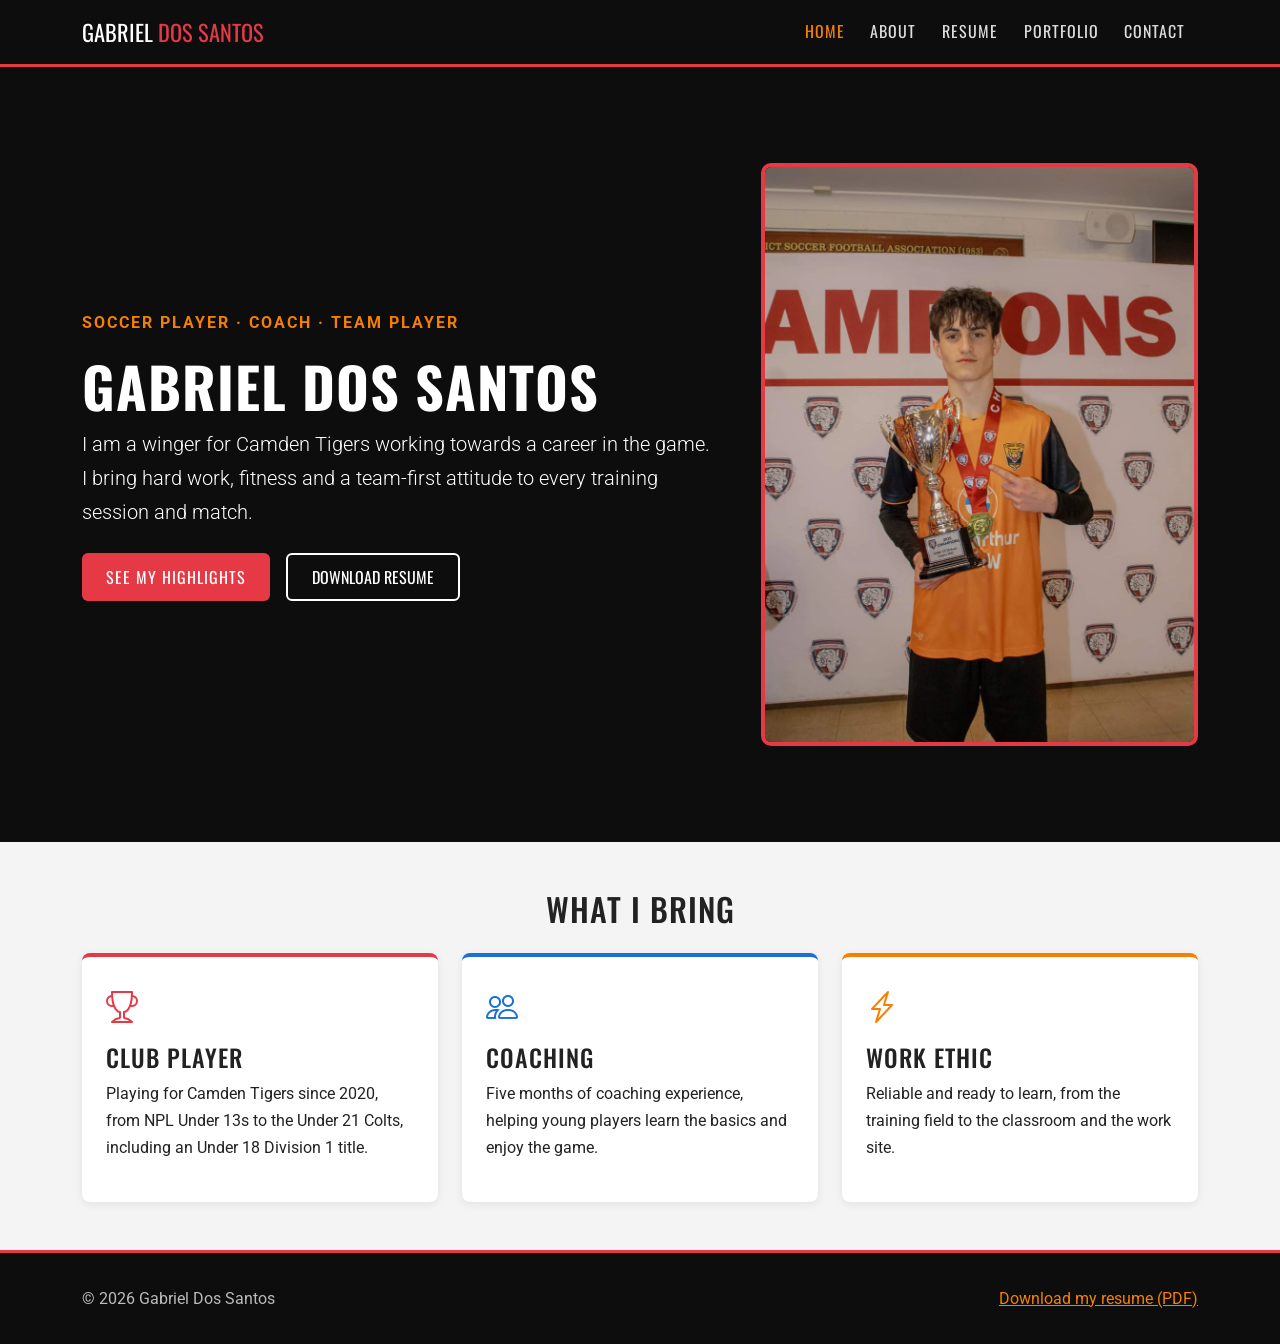
<file: index.html>
<!doctype html>
<html lang="en">
<head>
  <meta charset="utf-8">
  <meta name="viewport" content="width=device-width, initial-scale=1">
  <meta name="description" content="Gabriel Dos Santos - soccer player portfolio and resume">
  <meta name="author" content="Gabriel Dos Santos">
  <title>Gabriel Dos Santos | Home</title>

  <link rel="icon" type="image/png" href="img/favicon.png">

  <!-- Google Fonts: Oswald for headings, Roboto for body text -->
  <link rel="preconnect" href="https://fonts.googleapis.com">
  <link rel="preconnect" href="https://fonts.gstatic.com" crossorigin>
  <link href="https://fonts.googleapis.com/css2?family=Oswald:wght@500;700&family=Roboto:wght@400;700&display=swap" rel="stylesheet">

  <!-- Bootstrap and Bootstrap Icons -->
  <link rel="stylesheet" href="https://cdn.jsdelivr.net/npm/bootstrap-icons@1.11.3/font/bootstrap-icons.css">
  <link href="https://cdn.jsdelivr.net/npm/bootstrap@5.3.8/dist/css/bootstrap.min.css" rel="stylesheet">

  <!-- My CSS goes last -->
  <link href="css/style.css" rel="stylesheet">
</head>
<body>
<a class="skip-link" href="#maincontent">Skip to main content</a>

<!-- ===== NAVIGATION ===== -->
<nav class="navbar navbar-expand-lg sticky-top site-nav" aria-label="Main navigation">
  <div class="container">
    <a class="navbar-brand" href="index.html">Gabriel <span>Dos Santos</span></a>

    <button class="navbar-toggler" type="button" data-bs-toggle="collapse" data-bs-target="#mainNav"
            aria-controls="mainNav" aria-expanded="false" aria-label="Toggle navigation">
      <span class="navbar-toggler-icon"></span>
    </button>

    <div class="collapse navbar-collapse" id="mainNav">
      <ul class="navbar-nav ms-auto">
        <li class="nav-item"><a class="nav-link active" href="index.html" aria-current="page">Home</a></li>
        <li class="nav-item"><a class="nav-link" href="about.html">About</a></li>
        <li class="nav-item"><a class="nav-link" href="resume.html">Resume</a></li>
        <li class="nav-item"><a class="nav-link" href="portfolio.html">Portfolio</a></li>
        <li class="nav-item"><a class="nav-link" href="contact.html">Contact</a></li>
      </ul>
    </div>
  </div>
</nav>

<main id="maincontent">

  <!-- ===== HERO ===== -->
  <section class="hero">
    <div class="container">
      <div class="row align-items-center g-5">
        <div class="col-lg-7">
          <p class="tagline">Soccer Player &middot; Coach &middot; Team Player</p>
          <h1>Gabriel Dos Santos</h1>
          <p class="lead">I am a winger for Camden Tigers working towards a career in the game. I bring hard work, fitness and a team-first attitude to every training session and match.</p>
          <div class="d-flex flex-wrap gap-3 mt-4 justify-content-center justify-content-lg-start">
            <a class="btn btn-main" href="portfolio.html">See my highlights</a>
            <a class="btn btn-outline" href="pdf/gabriel_dossantos_resume.pdf" download>Download resume</a>
          </div>
        </div>
        <div class="col-lg-5 text-center">
          <img src="img/hero.jpg" class="img-fluid hero-img" alt="Gabriel Dos Santos holding the 2025 championship trophy" width="900" height="1207">
        </div>
      </div>
    </div>
  </section>

  <!-- ===== THREE INFO CARDS ===== -->
  <section class="container my-5">
    <h2 class="text-center mb-4">What I Bring</h2>
    <div class="row g-4">
      <div class="col-md-4">
        <article class="info-card">
          <i class="bi bi-trophy card-icon" aria-hidden="true"></i>
          <h3 class="h4 mt-2">Club Player</h3>
          <p>Playing for Camden Tigers since 2020, from NPL Under 13s to the Under 21 Colts, including an Under 18 Division 1 title.</p>
        </article>
      </div>
      <div class="col-md-4">
        <article class="info-card blue">
          <i class="bi bi-people card-icon" aria-hidden="true"></i>
          <h3 class="h4 mt-2">Coaching</h3>
          <p>Five months of coaching experience, helping young players learn the basics and enjoy the game.</p>
        </article>
      </div>
      <div class="col-md-4">
        <article class="info-card orange">
          <i class="bi bi-lightning-charge card-icon" aria-hidden="true"></i>
          <h3 class="h4 mt-2">Work Ethic</h3>
          <p>Reliable and ready to learn, from the training field to the classroom and the work site.</p>
        </article>
      </div>
    </div>
  </section>

</main>

<!-- ===== FOOTER ===== -->
<footer class="site-footer">
  <div class="container d-flex flex-column flex-md-row justify-content-between gap-2">
    <p class="mb-0">&copy; <span id="year">2026</span> Gabriel Dos Santos</p>
    <p class="mb-0"><a href="pdf/gabriel_dossantos_resume.pdf" download>Download my resume (PDF)</a></p>
  </div>
</footer>

<script src="https://cdn.jsdelivr.net/npm/bootstrap@5.3.8/dist/js/bootstrap.bundle.min.js"></script>
<script src="js/script.js"></script>
</body>
</html>
</file>
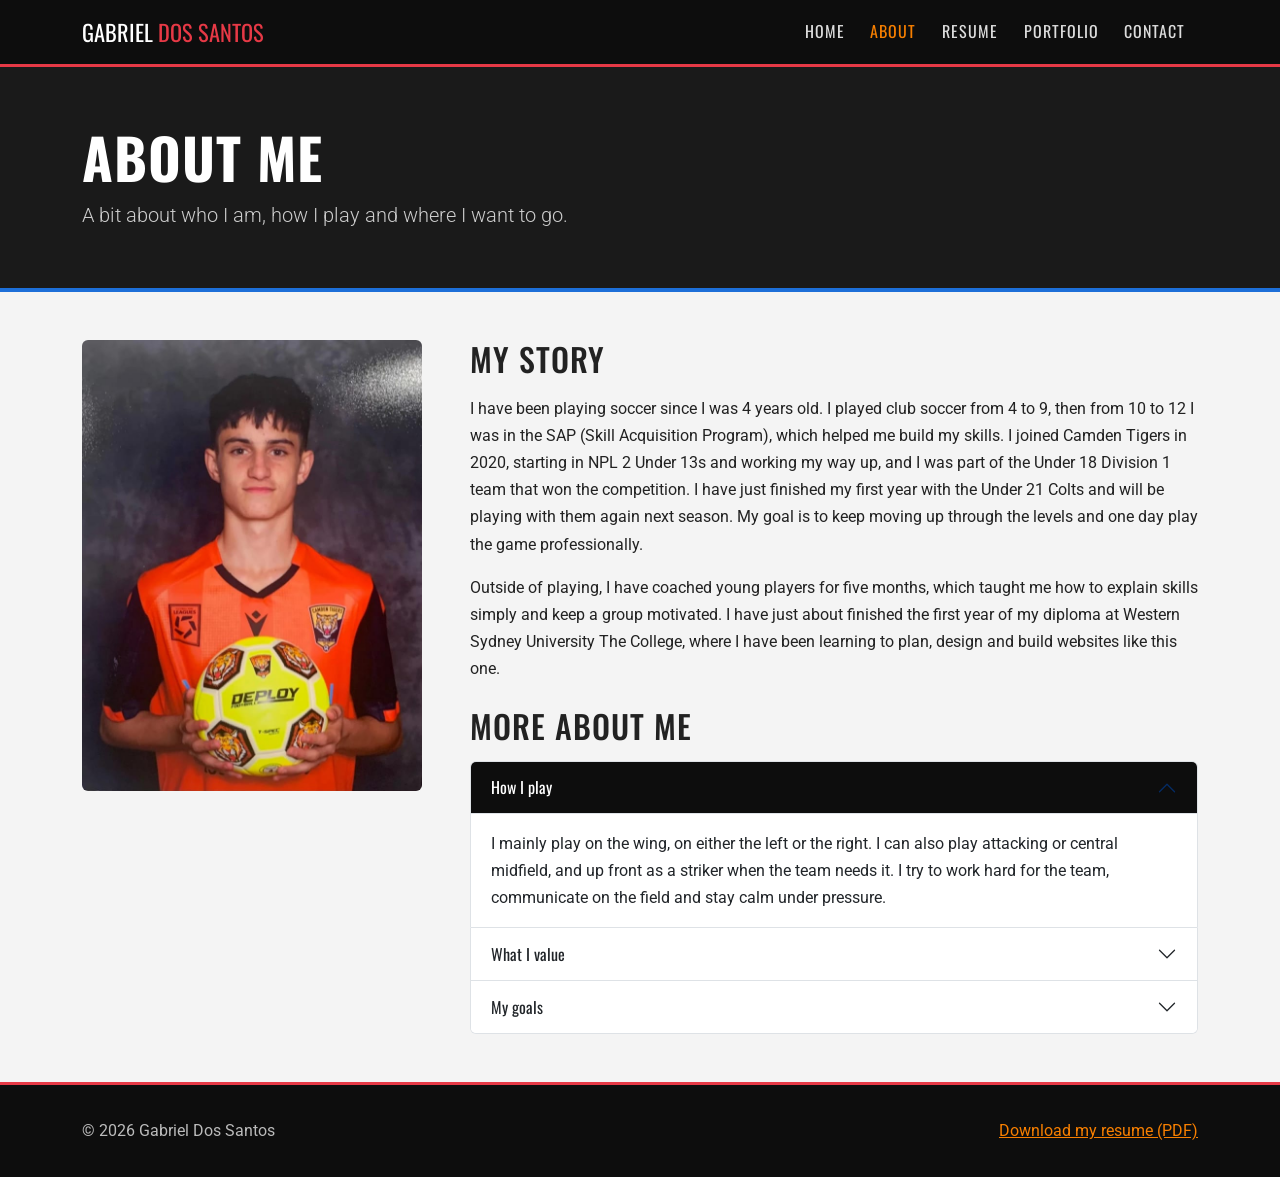
<file: about.html>
<!doctype html>
<html lang="en">
<head>
  <meta charset="utf-8">
  <meta name="viewport" content="width=device-width, initial-scale=1">
  <meta name="description" content="About Gabriel Dos Santos, club soccer player and junior coach">
  <meta name="author" content="Gabriel Dos Santos">
  <title>Gabriel Dos Santos | About</title>

  <link rel="icon" type="image/png" href="img/favicon.png">

  <!-- Google Fonts: Oswald for headings, Roboto for body text -->
  <link rel="preconnect" href="https://fonts.googleapis.com">
  <link rel="preconnect" href="https://fonts.gstatic.com" crossorigin>
  <link href="https://fonts.googleapis.com/css2?family=Oswald:wght@500;700&family=Roboto:wght@400;700&display=swap" rel="stylesheet">

  <!-- Bootstrap and Bootstrap Icons -->
  <link rel="stylesheet" href="https://cdn.jsdelivr.net/npm/bootstrap-icons@1.11.3/font/bootstrap-icons.css">
  <link href="https://cdn.jsdelivr.net/npm/bootstrap@5.3.8/dist/css/bootstrap.min.css" rel="stylesheet">

  <!-- My CSS goes last -->
  <link href="css/style.css" rel="stylesheet">
</head>
<body>
<a class="skip-link" href="#maincontent">Skip to main content</a>

<!-- ===== NAVIGATION ===== -->
<nav class="navbar navbar-expand-lg sticky-top site-nav" aria-label="Main navigation">
  <div class="container">
    <a class="navbar-brand" href="index.html">Gabriel <span>Dos Santos</span></a>

    <button class="navbar-toggler" type="button" data-bs-toggle="collapse" data-bs-target="#mainNav"
            aria-controls="mainNav" aria-expanded="false" aria-label="Toggle navigation">
      <span class="navbar-toggler-icon"></span>
    </button>

    <div class="collapse navbar-collapse" id="mainNav">
      <ul class="navbar-nav ms-auto">
        <li class="nav-item"><a class="nav-link" href="index.html">Home</a></li>
        <li class="nav-item"><a class="nav-link active" href="about.html" aria-current="page">About</a></li>
        <li class="nav-item"><a class="nav-link" href="resume.html">Resume</a></li>
        <li class="nav-item"><a class="nav-link" href="portfolio.html">Portfolio</a></li>
        <li class="nav-item"><a class="nav-link" href="contact.html">Contact</a></li>
      </ul>
    </div>
  </div>
</nav>

<main id="maincontent">

  <header class="page-header">
    <div class="container">
      <h1>About Me</h1>
      <p class="lead mb-0">A bit about who I am, how I play and where I want to go.</p>
    </div>
  </header>

  <div class="container my-5">
    <div class="row g-5 align-items-start">

      <!-- photo column -->
      <div class="col-lg-4">
        <img src="img/profile.jpg" class="img-fluid rounded mb-3" alt="Portrait of Gabriel Dos Santos in his Camden Tigers kit" width="700" height="928">
      </div>

      <!-- text column -->
      <div class="col-lg-8">
        <section>
          <h2>My Story</h2>
          <p>I have been playing soccer since I was 4 years old. I played club soccer from 4 to 9, then from 10 to 12 I was in the SAP (Skill Acquisition Program), which helped me build my skills. I joined Camden Tigers in 2020, starting in NPL 2 Under 13s and working my way up, and I was part of the Under 18 Division 1 team that won the competition. I have just finished my first year with the Under 21 Colts and will be playing with them again next season. My goal is to keep moving up through the levels and one day play the game professionally.</p>
          <p>Outside of playing, I have coached young players for five months, which taught me how to explain skills simply and keep a group motivated. I have just about finished the first year of my diploma at Western Sydney University The College, where I have been learning to plan, design and build websites like this one.</p>
        </section>

        <!-- Accordion so the page doesn't get too long -->
        <section class="mt-4">
          <h2>More About Me</h2>
          <div class="accordion" id="aboutAccordion">

            <div class="accordion-item">
              <h3 class="accordion-header">
                <button class="accordion-button" type="button" data-bs-toggle="collapse" data-bs-target="#aboutOne"
                        aria-expanded="true" aria-controls="aboutOne">
                  How I play
                </button>
              </h3>
              <div id="aboutOne" class="accordion-collapse collapse show" data-bs-parent="#aboutAccordion">
                <div class="accordion-body">
                  I mainly play on the wing, on either the left or the right. I can also play attacking or central midfield, and up front as a striker when the team needs it. I try to work hard for the team, communicate on the field and stay calm under pressure.
                </div>
              </div>
            </div>

            <div class="accordion-item">
              <h3 class="accordion-header">
                <button class="accordion-button collapsed" type="button" data-bs-toggle="collapse" data-bs-target="#aboutTwo"
                        aria-expanded="false" aria-controls="aboutTwo">
                  What I value
                </button>
              </h3>
              <div id="aboutTwo" class="accordion-collapse collapse" data-bs-parent="#aboutAccordion">
                <div class="accordion-body">
                  <ul class="mb-0">
                    <li>Teamwork and respect for teammates and coaches</li>
                    <li>Turning up on time and giving full effort</li>
                    <li>Listening to feedback and getting better</li>
                  </ul>
                </div>
              </div>
            </div>

            <div class="accordion-item">
              <h3 class="accordion-header">
                <button class="accordion-button collapsed" type="button" data-bs-toggle="collapse" data-bs-target="#aboutThree"
                        aria-expanded="false" aria-controls="aboutThree">
                  My goals
                </button>
              </h3>
              <div id="aboutThree" class="accordion-collapse collapse" data-bs-parent="#aboutAccordion">
                <div class="accordion-body">
                  In the short term I want to earn a spot in a higher-level squad. Long term, I want to play professionally and keep coaching young players along the way.
                </div>
              </div>
            </div>

          </div>
        </section>
      </div>

    </div>
  </div>
</main>

<!-- ===== FOOTER ===== -->
<footer class="site-footer">
  <div class="container d-flex flex-column flex-md-row justify-content-between gap-2">
    <p class="mb-0">&copy; <span id="year">2026</span> Gabriel Dos Santos</p>
    <p class="mb-0"><a href="pdf/gabriel_dossantos_resume.pdf" download>Download my resume (PDF)</a></p>
  </div>
</footer>

<script src="https://cdn.jsdelivr.net/npm/bootstrap@5.3.8/dist/js/bootstrap.bundle.min.js"></script>
<script src="js/script.js"></script>
</body>
</html>
</file>
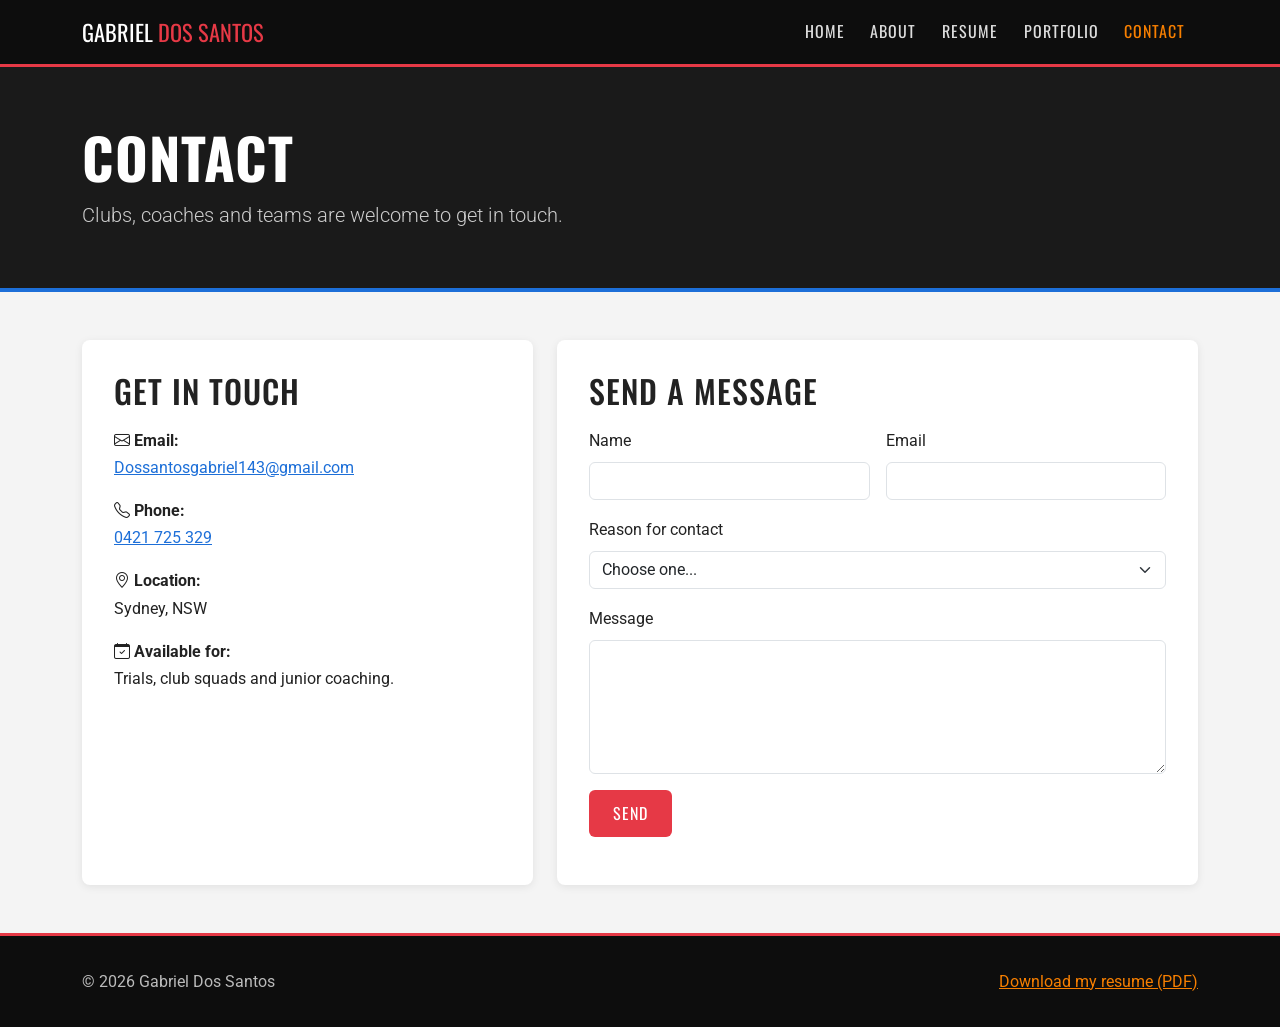
<file: contact.html>
<!doctype html>
<html lang="en">
<head>
  <meta charset="utf-8">
  <meta name="viewport" content="width=device-width, initial-scale=1">
  <meta name="description" content="Contact Gabriel Dos Santos">
  <meta name="author" content="Gabriel Dos Santos">
  <title>Gabriel Dos Santos | Contact</title>

  <link rel="icon" type="image/png" href="img/favicon.png">

  <!-- Google Fonts: Oswald for headings, Roboto for body text -->
  <link rel="preconnect" href="https://fonts.googleapis.com">
  <link rel="preconnect" href="https://fonts.gstatic.com" crossorigin>
  <link href="https://fonts.googleapis.com/css2?family=Oswald:wght@500;700&family=Roboto:wght@400;700&display=swap" rel="stylesheet">

  <!-- Bootstrap and Bootstrap Icons -->
  <link rel="stylesheet" href="https://cdn.jsdelivr.net/npm/bootstrap-icons@1.11.3/font/bootstrap-icons.css">
  <link href="https://cdn.jsdelivr.net/npm/bootstrap@5.3.8/dist/css/bootstrap.min.css" rel="stylesheet">

  <!-- My CSS goes last -->
  <link href="css/style.css" rel="stylesheet">
</head>
<body>
<a class="skip-link" href="#maincontent">Skip to main content</a>

<!-- ===== NAVIGATION ===== -->
<nav class="navbar navbar-expand-lg sticky-top site-nav" aria-label="Main navigation">
  <div class="container">
    <a class="navbar-brand" href="index.html">Gabriel <span>Dos Santos</span></a>

    <button class="navbar-toggler" type="button" data-bs-toggle="collapse" data-bs-target="#mainNav"
            aria-controls="mainNav" aria-expanded="false" aria-label="Toggle navigation">
      <span class="navbar-toggler-icon"></span>
    </button>

    <div class="collapse navbar-collapse" id="mainNav">
      <ul class="navbar-nav ms-auto">
        <li class="nav-item"><a class="nav-link" href="index.html">Home</a></li>
        <li class="nav-item"><a class="nav-link" href="about.html">About</a></li>
        <li class="nav-item"><a class="nav-link" href="resume.html">Resume</a></li>
        <li class="nav-item"><a class="nav-link" href="portfolio.html">Portfolio</a></li>
        <li class="nav-item"><a class="nav-link active" href="contact.html" aria-current="page">Contact</a></li>
      </ul>
    </div>
  </div>
</nav>

<main id="maincontent">

  <header class="page-header">
    <div class="container">
      <h1>Contact</h1>
      <p class="lead mb-0">Clubs, coaches and teams are welcome to get in touch.</p>
    </div>
  </header>

  <div class="container my-5">
    <div class="row g-4">

      <!-- contact details -->
      <section class="col-lg-5">
        <div class="contact-box h-100">
          <h2>Get In Touch</h2>
          <p><i class="bi bi-envelope" aria-hidden="true"></i> <strong>Email:</strong><br>
            <a href="mailto:Dossantosgabriel143@gmail.com">Dossantosgabriel143@gmail.com</a></p>
          <p><i class="bi bi-telephone" aria-hidden="true"></i> <strong>Phone:</strong><br>
            <a href="tel:0421725329">0421 725 329</a></p>
          <p><i class="bi bi-geo-alt" aria-hidden="true"></i> <strong>Location:</strong><br>Sydney, NSW</p>
          <p class="mb-0"><i class="bi bi-calendar-check" aria-hidden="true"></i> <strong>Available for:</strong><br>Trials, club squads and junior coaching.</p>
        </div>
      </section>

      <!-- contact form (Bootstrap validation). Messages go to my email through FormSubmit -->
      <section class="col-lg-7">
        <form class="contact-box needs-validation" novalidate>
          <h2>Send A Message</h2>

          <div class="row g-3">
            <div class="col-md-6">
              <label for="name" class="form-label">Name</label>
              <input type="text" class="form-control" id="name" name="name" required>
              <div class="invalid-feedback">Please enter your name.</div>
            </div>

            <div class="col-md-6">
              <label for="email" class="form-label">Email</label>
              <input type="email" class="form-control" id="email" name="email" required>
              <div class="invalid-feedback">Please enter a valid email.</div>
            </div>

            <div class="col-12">
              <label for="reason" class="form-label">Reason for contact</label>
              <select class="form-select" id="reason" name="reason" required>
                <option value="">Choose one...</option>
                <option>Trial or squad offer</option>
                <option>Coaching</option>
                <option>Other</option>
              </select>
              <div class="invalid-feedback">Please choose a reason.</div>
            </div>

            <div class="col-12">
              <label for="message" class="form-label">Message</label>
              <textarea class="form-control" id="message" name="message" rows="5" required></textarea>
              <div class="invalid-feedback">Please enter a message.</div>
            </div>

            <div class="col-12">
              <button class="btn btn-main" type="submit">Send</button>
              <p class="form-status mt-3 mb-0" aria-live="polite"></p>
            </div>
          </div>
        </form>
      </section>

    </div>
  </div>
</main>

<!-- ===== FOOTER ===== -->
<footer class="site-footer">
  <div class="container d-flex flex-column flex-md-row justify-content-between gap-2">
    <p class="mb-0">&copy; <span id="year">2026</span> Gabriel Dos Santos</p>
    <p class="mb-0"><a href="pdf/gabriel_dossantos_resume.pdf" download>Download my resume (PDF)</a></p>
  </div>
</footer>

<script src="https://cdn.jsdelivr.net/npm/bootstrap@5.3.8/dist/js/bootstrap.bundle.min.js"></script>
<script src="js/script.js"></script>
</body>
</html>
</file>
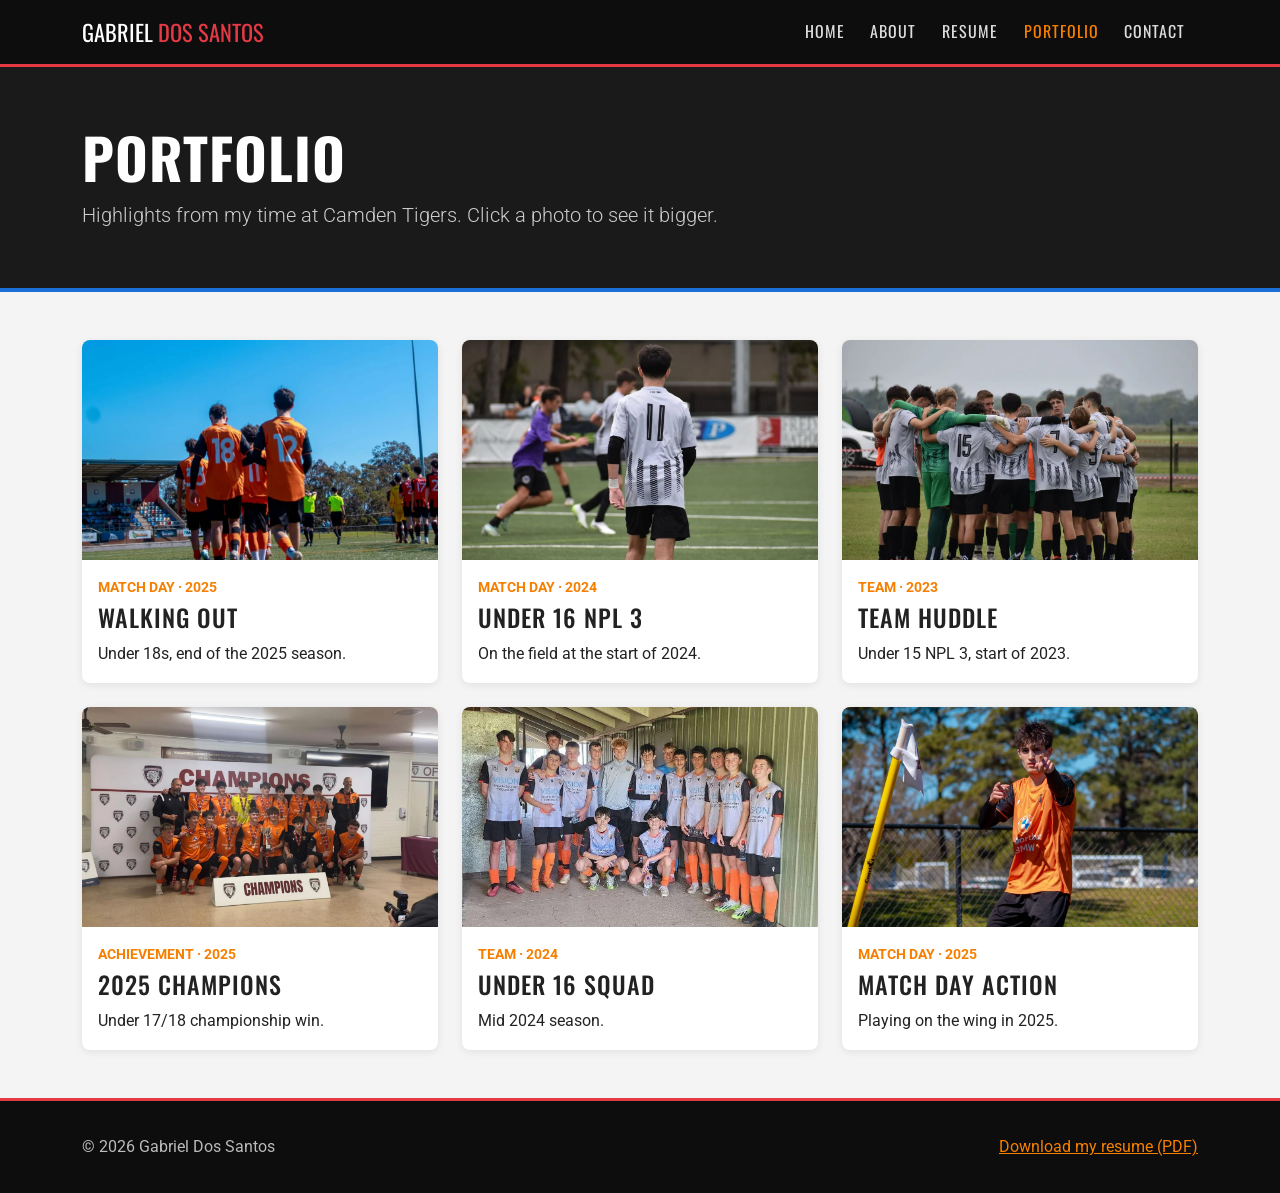
<file: portfolio.html>
<!doctype html>
<html lang="en">
<head>
  <meta charset="utf-8">
  <meta name="viewport" content="width=device-width, initial-scale=1">
  <meta name="description" content="Portfolio of Gabriel Dos Santos - Camden Tigers match and team highlights">
  <meta name="author" content="Gabriel Dos Santos">
  <title>Gabriel Dos Santos | Portfolio</title>

  <link rel="icon" type="image/png" href="img/favicon.png">

  <!-- Google Fonts: Oswald for headings, Roboto for body text -->
  <link rel="preconnect" href="https://fonts.googleapis.com">
  <link rel="preconnect" href="https://fonts.gstatic.com" crossorigin>
  <link href="https://fonts.googleapis.com/css2?family=Oswald:wght@500;700&family=Roboto:wght@400;700&display=swap" rel="stylesheet">

  <!-- Bootstrap and Bootstrap Icons -->
  <link rel="stylesheet" href="https://cdn.jsdelivr.net/npm/bootstrap-icons@1.11.3/font/bootstrap-icons.css">
  <link href="https://cdn.jsdelivr.net/npm/bootstrap@5.3.8/dist/css/bootstrap.min.css" rel="stylesheet">

  <!-- My CSS goes last -->
  <link href="css/style.css" rel="stylesheet">
</head>
<body>
<a class="skip-link" href="#maincontent">Skip to main content</a>

<!-- ===== NAVIGATION ===== -->
<nav class="navbar navbar-expand-lg sticky-top site-nav" aria-label="Main navigation">
  <div class="container">
    <a class="navbar-brand" href="index.html">Gabriel <span>Dos Santos</span></a>

    <button class="navbar-toggler" type="button" data-bs-toggle="collapse" data-bs-target="#mainNav"
            aria-controls="mainNav" aria-expanded="false" aria-label="Toggle navigation">
      <span class="navbar-toggler-icon"></span>
    </button>

    <div class="collapse navbar-collapse" id="mainNav">
      <ul class="navbar-nav ms-auto">
        <li class="nav-item"><a class="nav-link" href="index.html">Home</a></li>
        <li class="nav-item"><a class="nav-link" href="about.html">About</a></li>
        <li class="nav-item"><a class="nav-link" href="resume.html">Resume</a></li>
        <li class="nav-item"><a class="nav-link active" href="portfolio.html" aria-current="page">Portfolio</a></li>
        <li class="nav-item"><a class="nav-link" href="contact.html">Contact</a></li>
      </ul>
    </div>
  </div>
</nav>

<main id="maincontent">

  <header class="page-header">
    <div class="container">
      <h1>Portfolio</h1>
      <p class="lead mb-0">Highlights from my time at Camden Tigers. Click a photo to see it bigger.</p>
    </div>
  </header>

  <!-- ===== PROJECT CARDS ===== -->
  <!-- Each button holds its info in data- attributes. script.js puts it into the modal. -->
  <section class="container my-5" aria-label="Portfolio items">
    <div class="row g-4">

      <div class="col-sm-6 col-lg-4">
        <article class="project-card">
          <button type="button" data-bs-toggle="modal" data-bs-target="#projectModal"
                  data-project-title="Walking Out - Under 18s"
                  data-project-image="img/project1.jpg"
                  data-project-text="Walking out with the Camden Tigers Under 18s at the end of the 2025 season.">
            <img src="img/project1.jpg" alt="Camden Tigers players walking out onto the field" width="1000" height="1500">
          </button>
          <div class="p-3">
            <p class="project-tag mb-1">Match Day &middot; 2025</p>
            <h2 class="h4">Walking Out</h2>
            <p class="mb-0">Under 18s, end of the 2025 season.</p>
          </div>
        </article>
      </div>

      <div class="col-sm-6 col-lg-4">
        <article class="project-card">
          <button type="button" data-bs-toggle="modal" data-bs-target="#projectModal"
                  data-project-title="Under 16 NPL 3"
                  data-project-image="img/project2.jpg"
                  data-project-text="Playing number 11 for Camden Tigers in the Under 16 NPL 3 competition at the start of 2024.">
            <img src="img/project2.jpg" alt="Gabriel wearing number 11 during an Under 16 match" width="1200" height="800">
          </button>
          <div class="p-3">
            <p class="project-tag mb-1">Match Day &middot; 2024</p>
            <h2 class="h4">Under 16 NPL 3</h2>
            <p class="mb-0">On the field at the start of 2024.</p>
          </div>
        </article>
      </div>

      <div class="col-sm-6 col-lg-4">
        <article class="project-card">
          <button type="button" data-bs-toggle="modal" data-bs-target="#projectModal"
                  data-project-title="Team Huddle - Under 15s"
                  data-project-image="img/project3.jpg"
                  data-project-text="A team huddle before a game in the Under 15 NPL 3 competition at the start of 2023.">
            <img src="img/project3.jpg" alt="Camden Tigers Under 15 team in a huddle" width="1200" height="800">
          </button>
          <div class="p-3">
            <p class="project-tag mb-1">Team &middot; 2023</p>
            <h2 class="h4">Team Huddle</h2>
            <p class="mb-0">Under 15 NPL 3, start of 2023.</p>
          </div>
        </article>
      </div>

      <div class="col-sm-6 col-lg-4">
        <article class="project-card">
          <button type="button" data-bs-toggle="modal" data-bs-target="#projectModal"
                  data-project-title="2025 Champions"
                  data-project-image="img/project4.jpg"
                  data-project-text="Our Under 17/18 team after winning the 2025 Macarthur Youth League championship.">
            <img src="img/project4.jpg" alt="Camden Tigers Under 18 team celebrating with the championship trophy" width="1400" height="788">
          </button>
          <div class="p-3">
            <p class="project-tag mb-1">Achievement &middot; 2025</p>
            <h2 class="h4">2025 Champions</h2>
            <p class="mb-0">Under 17/18 championship win.</p>
          </div>
        </article>
      </div>

      <div class="col-sm-6 col-lg-4">
        <article class="project-card">
          <button type="button" data-bs-toggle="modal" data-bs-target="#projectModal"
                  data-project-title="Under 16 Squad"
                  data-project-image="img/project5.jpg"
                  data-project-text="The Camden Tigers Under 16 NPL 3 squad in the middle of the 2024 season.">
            <img src="img/project5.jpg" alt="Camden Tigers Under 16 squad photo" width="1079" height="810">
          </button>
          <div class="p-3">
            <p class="project-tag mb-1">Team &middot; 2024</p>
            <h2 class="h4">Under 16 Squad</h2>
            <p class="mb-0">Mid 2024 season.</p>
          </div>
        </article>
      </div>

      <div class="col-sm-6 col-lg-4">
        <article class="project-card">
          <button type="button" data-bs-toggle="modal" data-bs-target="#projectModal"
                  data-project-title="Match Day Action"
                  data-project-image="img/project6.jpg"
                  data-project-text="In action for Camden Tigers during the 2025 season.">
            <img src="img/project6.jpg" alt="Gabriel in action for Camden Tigers" width="1200" height="800">
          </button>
          <div class="p-3">
            <p class="project-tag mb-1">Match Day &middot; 2025</p>
            <h2 class="h4">Match Day Action</h2>
            <p class="mb-0">Playing on the wing in 2025.</p>
          </div>
        </article>
      </div>

    </div>
  </section>

  <!-- ===== ONE REUSABLE MODAL (lightbox) ===== -->
  <div class="modal fade" id="projectModal" tabindex="-1" role="dialog" aria-labelledby="projectModalLabel" aria-hidden="true">
    <div class="modal-dialog modal-dialog-centered modal-lg">
      <div class="modal-content">
        <div class="modal-header">
          <h2 class="modal-title h4" id="projectModalLabel">Project</h2>
          <button type="button" class="btn-close" data-bs-dismiss="modal" aria-label="Close"></button>
        </div>
        <div class="modal-body">
          <img src="img/project1.jpg" id="modalImage" class="img-fluid rounded w-100" alt="Project image">
          <p id="modalText" class="mt-3 mb-0">Project description.</p>
        </div>
      </div>
    </div>
  </div>
</main>

<!-- ===== FOOTER ===== -->
<footer class="site-footer">
  <div class="container d-flex flex-column flex-md-row justify-content-between gap-2">
    <p class="mb-0">&copy; <span id="year">2026</span> Gabriel Dos Santos</p>
    <p class="mb-0"><a href="pdf/gabriel_dossantos_resume.pdf" download>Download my resume (PDF)</a></p>
  </div>
</footer>

<script src="https://cdn.jsdelivr.net/npm/bootstrap@5.3.8/dist/js/bootstrap.bundle.min.js"></script>
<script src="js/script.js"></script>
</body>
</html>
</file>
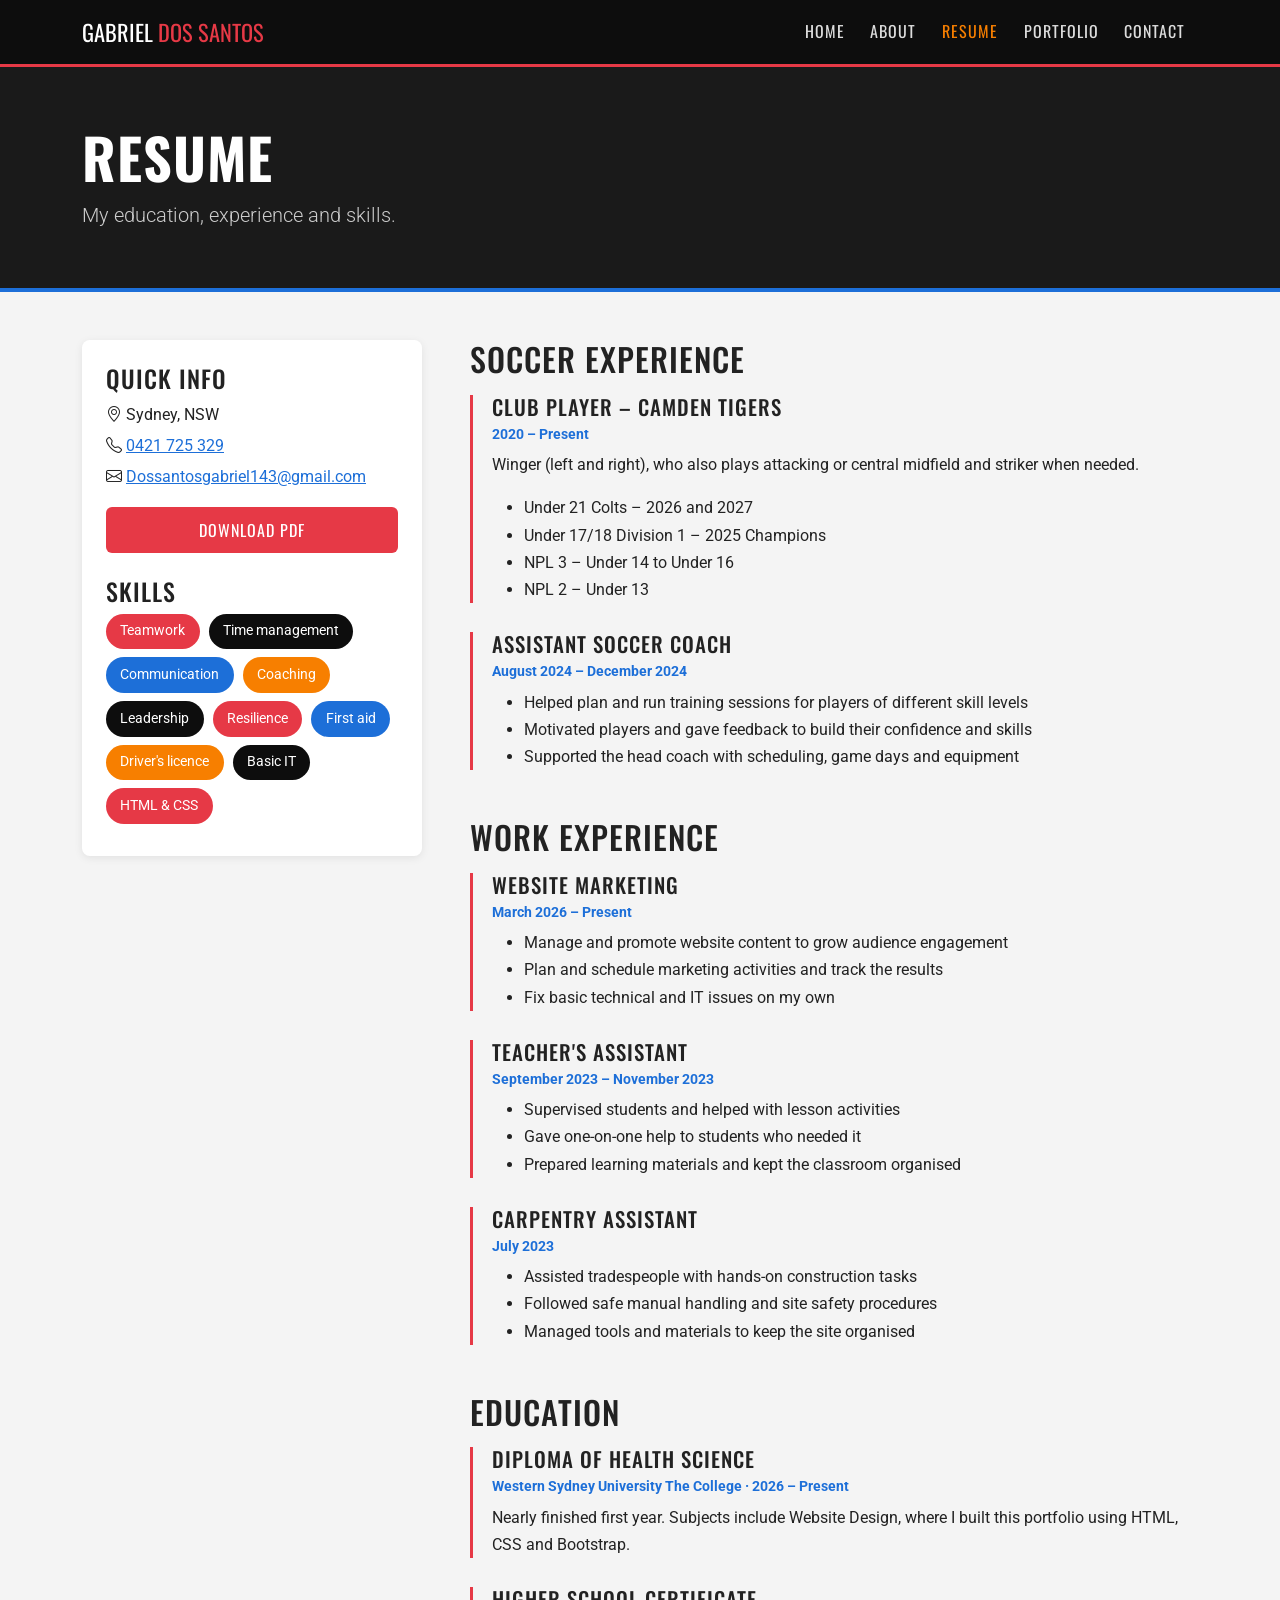
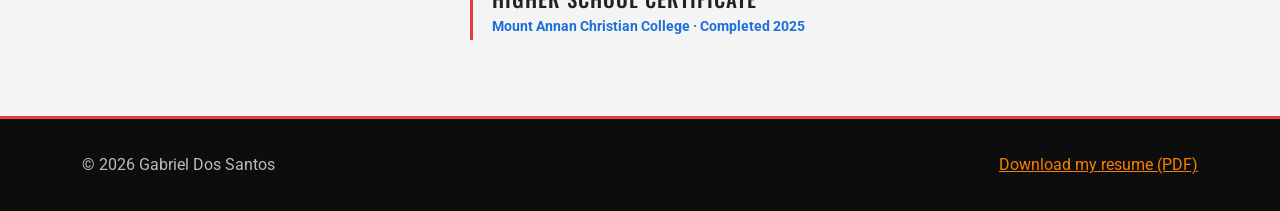
<file: resume.html>
<!doctype html>
<html lang="en">
<head>
  <meta charset="utf-8">
  <meta name="viewport" content="width=device-width, initial-scale=1">
  <meta name="description" content="Resume of Gabriel Dos Santos - education, experience and skills">
  <meta name="author" content="Gabriel Dos Santos">
  <title>Gabriel Dos Santos | Resume</title>

  <link rel="icon" type="image/png" href="img/favicon.png">

  <!-- Google Fonts: Oswald for headings, Roboto for body text -->
  <link rel="preconnect" href="https://fonts.googleapis.com">
  <link rel="preconnect" href="https://fonts.gstatic.com" crossorigin>
  <link href="https://fonts.googleapis.com/css2?family=Oswald:wght@500;700&family=Roboto:wght@400;700&display=swap" rel="stylesheet">

  <!-- Bootstrap and Bootstrap Icons -->
  <link rel="stylesheet" href="https://cdn.jsdelivr.net/npm/bootstrap-icons@1.11.3/font/bootstrap-icons.css">
  <link href="https://cdn.jsdelivr.net/npm/bootstrap@5.3.8/dist/css/bootstrap.min.css" rel="stylesheet">

  <!-- My CSS goes last -->
  <link href="css/style.css" rel="stylesheet">
</head>
<body>
<a class="skip-link" href="#maincontent">Skip to main content</a>

<!-- ===== NAVIGATION ===== -->
<nav class="navbar navbar-expand-lg sticky-top site-nav" aria-label="Main navigation">
  <div class="container">
    <a class="navbar-brand" href="index.html">Gabriel <span>Dos Santos</span></a>

    <button class="navbar-toggler" type="button" data-bs-toggle="collapse" data-bs-target="#mainNav"
            aria-controls="mainNav" aria-expanded="false" aria-label="Toggle navigation">
      <span class="navbar-toggler-icon"></span>
    </button>

    <div class="collapse navbar-collapse" id="mainNav">
      <ul class="navbar-nav ms-auto">
        <li class="nav-item"><a class="nav-link" href="index.html">Home</a></li>
        <li class="nav-item"><a class="nav-link" href="about.html">About</a></li>
        <li class="nav-item"><a class="nav-link active" href="resume.html" aria-current="page">Resume</a></li>
        <li class="nav-item"><a class="nav-link" href="portfolio.html">Portfolio</a></li>
        <li class="nav-item"><a class="nav-link" href="contact.html">Contact</a></li>
      </ul>
    </div>
  </div>
</nav>

<main id="maincontent">

  <header class="page-header">
    <div class="container">
      <h1>Resume</h1>
      <p class="lead mb-0">My education, experience and skills.</p>
    </div>
  </header>

  <div class="container my-5">
    <div class="row g-5">

      <!-- side panel stays in view while scrolling on big screens -->
      <aside class="col-lg-4">
        <div class="side-panel sticky-lg-top" style="top: 6rem;">
          <h2 class="h4">Quick Info</h2>
          <p class="mb-1"><i class="bi bi-geo-alt" aria-hidden="true"></i> Sydney, NSW</p>
          <p class="mb-1"><i class="bi bi-telephone" aria-hidden="true"></i> <a href="tel:0421725329">0421 725 329</a></p>
          <p class="mb-3"><i class="bi bi-envelope" aria-hidden="true"></i> <a href="mailto:Dossantosgabriel143@gmail.com">Dossantosgabriel143@gmail.com</a></p>
          <a class="btn btn-main w-100" href="pdf/gabriel_dossantos_resume.pdf" download>Download PDF</a>

          <h2 class="h4 mt-4">Skills</h2>
          <span class="skill-badge red">Teamwork</span>
          <span class="skill-badge">Time management</span>
          <span class="skill-badge blue">Communication</span>
          <span class="skill-badge orange">Coaching</span>
          <span class="skill-badge">Leadership</span>
          <span class="skill-badge red">Resilience</span>
          <span class="skill-badge blue">First aid</span>
          <span class="skill-badge orange">Driver's licence</span>
          <span class="skill-badge">Basic IT</span>
          <span class="skill-badge red">HTML &amp; CSS</span>
        </div>
      </aside>

      <div class="col-lg-8">

        <!-- Soccer experience -->
        <section class="mb-5">
          <h2>Soccer Experience</h2>
          <div class="timeline-item">
            <h3>Club Player &ndash; Camden Tigers</h3>
            <p class="date mb-1">2020 &ndash; Present</p>
            <p>Winger (left and right), who also plays attacking or central midfield and striker when needed.</p>
            <ul>
              <li>Under 21 Colts &ndash; 2026 and 2027</li>
              <li>Under 17/18 Division 1 &ndash; 2025 Champions</li>
              <li>NPL 3 &ndash; Under 14 to Under 16</li>
              <li>NPL 2 &ndash; Under 13</li>
            </ul>
          </div>
          <div class="timeline-item">
            <h3>Assistant Soccer Coach</h3>
            <p class="date mb-1">August 2024 &ndash; December 2024</p>
            <ul>
              <li>Helped plan and run training sessions for players of different skill levels</li>
              <li>Motivated players and gave feedback to build their confidence and skills</li>
              <li>Supported the head coach with scheduling, game days and equipment</li>
            </ul>
          </div>
        </section>

        <!-- Other work -->
        <section class="mb-5">
          <h2>Work Experience</h2>
          <div class="timeline-item">
            <h3>Website Marketing</h3>
            <p class="date mb-1">March 2026 &ndash; Present</p>
            <ul>
              <li>Manage and promote website content to grow audience engagement</li>
              <li>Plan and schedule marketing activities and track the results</li>
              <li>Fix basic technical and IT issues on my own</li>
            </ul>
          </div>
          <div class="timeline-item">
            <h3>Teacher's Assistant</h3>
            <p class="date mb-1">September 2023 &ndash; November 2023</p>
            <ul>
              <li>Supervised students and helped with lesson activities</li>
              <li>Gave one-on-one help to students who needed it</li>
              <li>Prepared learning materials and kept the classroom organised</li>
            </ul>
          </div>
          <div class="timeline-item">
            <h3>Carpentry Assistant</h3>
            <p class="date mb-1">July 2023</p>
            <ul>
              <li>Assisted tradespeople with hands-on construction tasks</li>
              <li>Followed safe manual handling and site safety procedures</li>
              <li>Managed tools and materials to keep the site organised</li>
            </ul>
          </div>
        </section>

        <!-- Education -->
        <section>
          <h2>Education</h2>
          <div class="timeline-item">
            <h3>Diploma of Health Science</h3>
            <p class="date mb-1">Western Sydney University The College &middot; 2026 &ndash; Present</p>
            <p>Nearly finished first year. Subjects include Website Design, where I built this portfolio using HTML, CSS and Bootstrap.</p>
          </div>
          <div class="timeline-item">
            <h3>Higher School Certificate</h3>
            <p class="date mb-1">Mount Annan Christian College &middot; Completed 2025</p>
          </div>
        </section>

      </div>
    </div>
  </div>
</main>

<!-- ===== FOOTER ===== -->
<footer class="site-footer">
  <div class="container d-flex flex-column flex-md-row justify-content-between gap-2">
    <p class="mb-0">&copy; <span id="year">2026</span> Gabriel Dos Santos</p>
    <p class="mb-0"><a href="pdf/gabriel_dossantos_resume.pdf" download>Download my resume (PDF)</a></p>
  </div>
</footer>

<script src="https://cdn.jsdelivr.net/npm/bootstrap@5.3.8/dist/js/bootstrap.bundle.min.js"></script>
<script src="js/script.js"></script>
</body>
</html>
</file>
<file: css/style.css>
/* ==========================================================
   Gabriel Dos Santos - Portfolio styles
   Loaded AFTER Bootstrap so these rules can override it.
   Colours: black (main), red, blue and orange (accents)
   ========================================================== */

/* ---------- 1. Colour and font variables ---------- */
:root {
  --black: #0d0d0d;
  --dark: #1a1a1a;
  --grey: #2b2b2b;
  --light: #f4f4f4;
  --text: #222222;
  --red: #e63946;
  --blue: #1d6fd8;
  --orange: #f77f00;
  --heading-font: 'Oswald', sans-serif;
  --body-font: 'Roboto', sans-serif;
}

/* ---------- 2. General ---------- */
body {
  font-family: var(--body-font);
  color: var(--text);
  background-color: var(--light);
  line-height: 1.7;
}

h1, h2, h3, h4 {
  font-family: var(--heading-font);
  text-transform: uppercase;
  letter-spacing: 1px;
}

h1 {
  font-size: 3.5rem;
  font-weight: 700;
}

h2 {
  font-size: 2rem;
  margin-bottom: 1rem;
}

a {
  color: var(--blue);
}

img {
  max-width: 100%;
}

/* Skip link for keyboard users - only shows when tabbed to */
.skip-link {
  position: absolute;
  left: -999px;
  top: 0;
  background: var(--red);
  color: #fff;
  padding: 0.5rem 1rem;
  z-index: 2000;
}

.skip-link:focus {
  left: 0;
}

/* ---------- 3. Navbar ---------- */
.site-nav {
  background-color: var(--black);
  border-bottom: 3px solid var(--red);
}

.site-nav .navbar-brand {
  font-family: var(--heading-font);
  color: #fff;
  font-size: 1.4rem;
  text-transform: uppercase;
}

.site-nav .navbar-brand span {
  color: var(--red);
}

.site-nav .nav-link {
  color: #ddd;
  font-family: var(--heading-font);
  text-transform: uppercase;
  letter-spacing: 1px;
  margin: 0 0.3rem;
}

.site-nav .nav-link:hover,
.site-nav .nav-link.active {
  color: var(--orange);
}

/* make the hamburger icon white on the black navbar */
.site-nav .navbar-toggler {
  border-color: #555;
}

.site-nav .navbar-toggler-icon {
  filter: invert(1);
}

/* ---------- 4. Hero (home page) ---------- */
.hero {
  background-color: var(--black);
  color: #fff;
  padding: 6rem 0;
}

.hero .tagline {
  color: var(--orange);
  font-weight: 700;
  text-transform: uppercase;
  letter-spacing: 2px;
}

.hero-img {
  border: 4px solid var(--red);
  border-radius: 10px;
}

/* ---------- 5. Page header (inside pages) ---------- */
.page-header {
  background-color: var(--dark);
  color: #fff;
  padding: 3.5rem 0;
  border-bottom: 4px solid var(--blue);
}

.page-header p {
  color: #ccc;
  max-width: 650px;
}

/* ---------- 6. Buttons ---------- */
.btn-main {
  background-color: var(--red);
  color: #fff;
  border: none;
  padding: 0.7rem 1.5rem;
  font-family: var(--heading-font);
  text-transform: uppercase;
  letter-spacing: 1px;
}

.btn-main:hover {
  background-color: var(--orange);
  color: #fff;
}

.btn-outline {
  border: 2px solid #fff;
  color: #fff;
  padding: 0.6rem 1.5rem;
  font-family: var(--heading-font);
  text-transform: uppercase;
}

.btn-outline:hover {
  background-color: #fff;
  color: var(--black);
}

/* ---------- 7. Cards and boxes ---------- */
.info-card {
  background-color: #fff;
  border: none;
  border-top: 4px solid var(--red);
  border-radius: 8px;
  padding: 1.5rem;
  height: 100%;
  box-shadow: 0 2px 8px rgba(0, 0, 0, 0.08);
}

/* each card on the home page gets a different accent colour */
.info-card.blue {
  border-top-color: var(--blue);
}

.info-card.orange {
  border-top-color: var(--orange);
}

.card-icon {
  font-size: 2rem;
  color: var(--red);
}

.info-card.blue .card-icon {
  color: var(--blue);
}

.info-card.orange .card-icon {
  color: var(--orange);
}

/* ---------- 8. Resume timeline ---------- */
.timeline-item {
  border-left: 3px solid var(--red);
  padding-left: 1.2rem;
  margin-bottom: 1.8rem;
}

.timeline-item h3 {
  font-size: 1.3rem;
  margin-bottom: 0.2rem;
}

.timeline-item .date {
  color: var(--blue);
  font-weight: 700;
  font-size: 0.9rem;
}

.skill-badge {
  display: inline-block;
  background-color: var(--black);
  color: #fff;
  padding: 0.35rem 0.9rem;
  border-radius: 20px;
  margin: 0 0.3rem 0.5rem 0;
  font-size: 0.9rem;
}

.skill-badge.red {
  background-color: var(--red);
}

.skill-badge.blue {
  background-color: var(--blue);
}

.skill-badge.orange {
  background-color: var(--orange);
}

/* sticky side panel on the resume page (large screens only) */
.side-panel {
  background-color: #fff;
  border-radius: 8px;
  padding: 1.5rem;
  box-shadow: 0 2px 8px rgba(0, 0, 0, 0.08);
}

/* ---------- 9. Portfolio cards ---------- */
.project-card {
  background-color: #fff;
  border-radius: 8px;
  overflow: hidden;
  height: 100%;
  box-shadow: 0 2px 8px rgba(0, 0, 0, 0.08);
  transition: transform 0.2s;
}

.project-card:hover {
  transform: translateY(-5px);
}

.project-card img {
  width: 100%;
  height: 220px;
  object-fit: cover; /* stops images getting squished */
}

.project-card button {
  border: none;
  padding: 0;
  background: none;
  width: 100%;
}

.project-tag {
  color: var(--orange);
  font-weight: 700;
  font-size: 0.85rem;
  text-transform: uppercase;
}

/* ---------- 10. Accordion colours ---------- */
.accordion-button:not(.collapsed) {
  background-color: var(--black);
  color: #fff;
}

.accordion-button:focus {
  box-shadow: 0 0 0 0.2rem rgba(230, 57, 70, 0.4);
}

/* ---------- 11. Contact form ---------- */
.contact-box {
  background-color: #fff;
  border-radius: 8px;
  padding: 2rem;
  box-shadow: 0 2px 8px rgba(0, 0, 0, 0.08);
}

.form-control:focus,
.form-select:focus {
  border-color: var(--blue);
  box-shadow: 0 0 0 0.2rem rgba(29, 111, 216, 0.25);
}

/* ---------- 12. Footer ---------- */
.site-footer {
  background-color: var(--black);
  color: #bbb;
  padding: 2rem 0;
  border-top: 3px solid var(--red);
}

.site-footer a {
  color: var(--orange);
}

/* ---------- 13. Media queries ---------- */

/* tablets and smaller */
@media (max-width: 991px) {
  h1 {
    font-size: 2.6rem;
  }

  .hero {
    padding: 4rem 0;
    text-align: center;
  }

  .side-panel {
    margin-bottom: 2rem;
  }
}

/* phones */
@media (max-width: 575px) {
  h1 {
    font-size: 2.1rem;
  }

  h2 {
    font-size: 1.6rem;
  }

  .page-header {
    padding: 2.5rem 0;
  }

  .project-card img {
    height: 180px;
  }

  .contact-box {
    padding: 1.2rem;
  }
}
</file>
